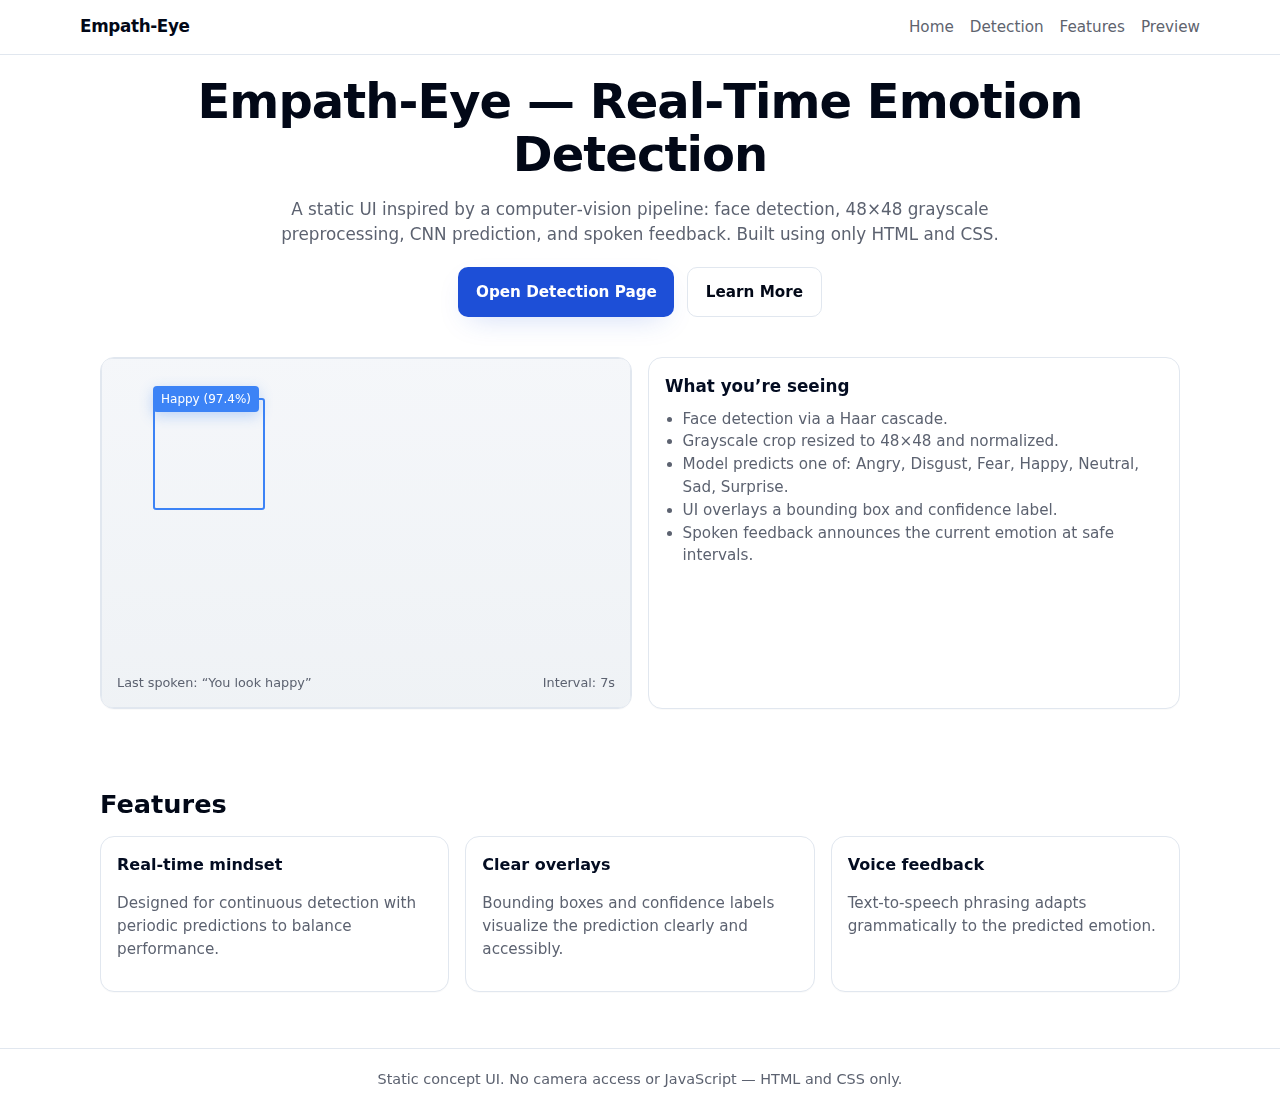
<file: templates/index.html>
<!DOCTYPE html>
<html lang="en">
  <head>
    <meta charset="UTF-8" />
    <meta name="viewport" content="width=device-width, initial-scale=1.0" />

    <title>Empath-Eye: Real‑Time Emotion Detection</title>
    <meta name="description" content="Empath-Eye static demo UI for real-time emotion detection using only HTML and CSS." />
    <meta name="author" content="Lovable" />
    <link rel="canonical" href="/" />

    <meta property="og:title" content="Empath-Eye: Real‑Time Emotion Detection" />
    <meta property="og:description" content="Static UI demo for camera-based emotion detection." />
    <meta property="og:type" content="website" />
    <meta property="og:image" content="https://lovable.dev/opengraph-image-p98pqg.png" />
    <meta property="og:url" content="/" />

    <meta name="twitter:card" content="summary_large_image" />
    <meta name="twitter:title" content="Empath-Eye: Real‑Time Emotion Detection" />
    <meta name="twitter:description" content="Static UI demo for camera-based emotion detection." />
    <meta name="twitter:image" content="https://lovable.dev/opengraph-image-p98pqg.png" />

    <style>
      :root {
        --background: 0 0% 100%;
        --foreground: 222 84% 5%;
        --muted: 214 32% 91%;
        --border: 214 32% 91%;
        --primary: 224 76% 48%;
        --primary-contrast: 0 0% 100%;
        --accent: 217 91% 60%;
        --card: 0 0% 100%;
        --card-foreground: 222 84% 7%;
        --shadow: 0 10px 30px -12px hsl(224 76% 48% / 0.25);
      }
      * { box-sizing: border-box; }
      html, body { height: 100%; }
      body {
        margin: 0;
        color: hsl(var(--foreground));
        background: hsl(var(--background));
        font-family: ui-sans-serif, system-ui, -apple-system, Segoe UI, Roboto, Ubuntu, Cantarell, Noto Sans, Helvetica Neue, Arial, "Apple Color Emoji", "Segoe UI Emoji";
        line-height: 1.5;
      }
      a { color: inherit; text-decoration: none; }
      img { max-width: 100%; display: block; }

      .container { width: 100%; max-width: 1120px; margin: 0 auto; padding: 0 1.25rem; }

      /* Header */
      .site-header { position: sticky; top: 0; background: hsl(var(--background)); border-bottom: 1px solid hsl(var(--border)); z-index: 10; backdrop-filter: saturate(1.1) blur(6px); }
      .nav { display: flex; align-items: center; justify-content: space-between; gap: 1rem; padding: 0.9rem 0; }
      .brand { font-weight: 700; letter-spacing: -0.02em; font-size: 1.05rem; }
      .nav-links { display: flex; gap: 1rem; font-size: 0.95rem; color: hsl(222 8% 40%); }

      /* Link underline animation (story-link) */
      .story-link { position: relative; display: inline-block; }
      .story-link::after {
        content: ""; position: absolute; left: 0; bottom: -2px; height: 2px; width: 100%; background: hsl(var(--primary)); transform: scaleX(0); transform-origin: right; transition: transform 300ms ease;
      }
      .story-link:hover::after { transform: scaleX(1); transform-origin: left; }

      /* Buttons */
      .btn { display: inline-flex; align-items: center; justify-content: center; border-radius: 10px; padding: 0.8rem 1.1rem; font-weight: 600; font-size: 0.95rem; transition: all 220ms ease; cursor: pointer; }
      .btn-primary { background: hsl(var(--primary)); color: hsl(var(--primary-contrast)); box-shadow: var(--shadow); }
      .btn-primary:hover { filter: brightness(1.05); transform: translateY(-1px); }
      .btn-outline { border: 1px solid hsl(var(--border)); background: hsl(var(--background)); }
      .btn-outline:hover { background: hsl(var(--muted)); }

      /* Hero */
      .hero { padding: 4.5rem 0 2rem; text-align: center; }
      .hero h1 { font-size: clamp(2rem, 3vw + 1rem, 3rem); line-height: 1.1; margin: 0; letter-spacing: -0.02em; }
      .hero p { color: hsl(222 10% 40%); font-size: 1.05rem; max-width: 48rem; margin: 1rem auto 0; }
      .hero-actions { display: flex; gap: 0.8rem; justify-content: center; margin-top: 1.25rem; flex-wrap: wrap; }

      /* Cards & layout */
      .grid { display: grid; gap: 1rem; }
      @media (min-width: 768px) { .grid.two { grid-template-columns: 1fr 1fr; } .grid.three { grid-template-columns: repeat(3, 1fr); } }
      .card { background: hsl(var(--card)); color: hsl(var(--card-foreground)); border: 1px solid hsl(var(--border)); border-radius: 14px; box-shadow: 0 1px 0 hsl(0 0% 0% / 0.02); padding: 1rem; transition: transform 180ms ease, box-shadow 180ms ease, border-color 180ms ease; }
      .card:hover { transform: translateY(-2px); box-shadow: 0 12px 30px -14px hsl(224 76% 48% / 0.25); border-color: hsl(var(--accent)); }
      .card h3 { margin: 0; font-size: 1rem; }
      .muted { color: hsl(222 10% 40%); font-size: 0.95rem; }

      /* Preview frame mock */
      .frame { position: relative; height: 18rem; overflow: hidden; }
      @media (min-width: 768px) { .frame { height: 22rem; } }
      .frame .canvas { position: absolute; inset: 0; border-radius: 10px; border: 1px solid hsl(var(--border)); background: linear-gradient(180deg, hsl(216 33% 97%), hsl(210 25% 95%)); }
      .frame .box { position: absolute; left: 3.25rem; top: 2.5rem; width: 7rem; height: 7rem; border: 2px solid hsl(var(--accent)); border-radius: 3px; transition: transform 200ms ease, box-shadow 200ms ease; }
      .frame:hover .box { transform: translateY(-2px); box-shadow: 0 0 0 4px hsl(217 91% 60% / 0.15); }
      .frame .label { position: absolute; left: 3.25rem; top: 2.2rem; transform: translateY(-8px); background: hsl(var(--accent)); color: white; padding: 0.25rem 0.5rem; font-size: 0.75rem; border-radius: 4px; box-shadow: 0 4px 14px hsl(217 91% 60% / 0.3); }
      .frame .stats { position: absolute; left: 1rem; right: 1rem; bottom: 1rem; display: flex; justify-content: space-between; color: hsl(222 10% 40%); font-size: 0.8rem; }

      /* Sections */
      .section { padding: 1.25rem 0; }
      .section-lg { padding: 2.5rem 0; }
      .section-xl { padding: 3.5rem 0; }

      /* Animations */
      @keyframes fade-in { 0% { opacity: 0; transform: translateY(10px); } 100% { opacity: 1; transform: translateY(0); } }
      @keyframes fade-out { 0% { opacity: 1; transform: translateY(0); } 100% { opacity: 0; transform: translateY(10px); } }
      @keyframes scale-in { 0% { transform: scale(0.95); opacity: 0; } 100% { transform: scale(1); opacity: 1; } }
      @keyframes scale-out { 0% { transform: scale(1); opacity: 1; } 100% { transform: scale(0.95); opacity: 0; } }
      @keyframes slide-in-right { 0% { transform: translateX(100%); } 100% { transform: translateX(0); } }
      @keyframes slide-out-right { 0% { transform: translateX(0); } 100% { transform: translateX(100%); } }

      .animate-fade-in { animation: fade-in 0.3s ease-out both; }
      .hover-scale { transition: transform 200ms ease; }
      .hover-scale:hover { transform: scale(1.05); }

      /* Footer */
      .site-footer { border-top: 1px solid hsl(var(--border)); color: hsl(222 10% 40%); font-size: 0.9rem; }

      /* Accessibility helpers */
      .sr-only { position: absolute; width: 1px; height: 1px; padding: 0; margin: -1px; overflow: hidden; clip: rect(0, 0, 0, 0); white-space: nowrap; border: 0; }
    </style>
  </head>

  <body>
    <a class="sr-only" href="#main">Skip to main content</a>

    <header class="site-header" role="banner">
      <div class="container nav">
        <div class="brand">Empath‑Eye</div>
        <nav aria-label="Primary">
          <div class="nav-links">
            <a class="story-link" href="/">Home</a>
            <a class="story-link" href="/detection.html">Detection</a>
            <a class="story-link" href="#features">Features</a>
            <a class="story-link" href="#preview">Preview</a>
          </div>
        </nav>
      </div>
    </header>

    <main id="main" role="main">
      <section class="hero animate-fade-in section">
        <div class="container">
          <h1>Empath‑Eye — Real‑Time Emotion Detection</h1>
          <p>
            A static UI inspired by a computer‑vision pipeline: face detection, 48×48 grayscale preprocessing,
            CNN prediction, and spoken feedback. Built using only HTML and CSS.
          </p>
          <div class="hero-actions">
            <a class="btn btn-primary hover-scale" href="/detection.html" aria-label="Open detection page">Open Detection Page</a>
            <a class="btn btn-outline hover-scale" href="#features" aria-label="Learn more about features">Learn More</a>
          </div>
        </div>
      </section>

      <section id="preview" class="section">
        <div class="container grid two" aria-label="Static preview of the app UI">
          <article class="card frame" aria-label="Camera frame mock">
            <div class="canvas" aria-hidden="true"></div>
            <div class="box" aria-hidden="true"></div>
            <div class="label" aria-hidden="true">Happy (97.4%)</div>
            <div class="stats" aria-hidden="true">
              <span>Last spoken: “You look happy”</span>
              <span>Interval: 7s</span>
            </div>
          </article>

          <aside class="card" aria-label="Explanation">
            <h2 style="margin: 0 0 .35rem 0; font-size: 1.05rem;">What you’re seeing</h2>
            <ul class="muted" style="margin: .5rem 0 0 0; padding-left: 1.1rem;">
              <li>Face detection via a Haar cascade.</li>
              <li>Grayscale crop resized to 48×48 and normalized.</li>
              <li>Model predicts one of: Angry, Disgust, Fear, Happy, Neutral, Sad, Surprise.</li>
              <li>UI overlays a bounding box and confidence label.</li>
              <li>Spoken feedback announces the current emotion at safe intervals.</li>
            </ul>
          </aside>
        </div>
      </section>

      <section id="features" class="section-xl" aria-labelledby="features-title">
        <div class="container">
          <h2 id="features-title" style="font-size: 1.6rem; margin: 0 0 .75rem 0;">Features</h2>
          <div class="grid three">
            <article class="card">
              <h3>Real‑time mindset</h3>
              <p class="muted">Designed for continuous detection with periodic predictions to balance performance.</p>
            </article>
            <article class="card">
              <h3>Clear overlays</h3>
              <p class="muted">Bounding boxes and confidence labels visualize the prediction clearly and accessibly.</p>
            </article>
            <article class="card">
              <h3>Voice feedback</h3>
              <p class="muted">Text‑to‑speech phrasing adapts grammatically to the predicted emotion.</p>
            </article>
          </div>
        </div>
      </section>
    </main>

    <footer class="site-footer section">
      <div class="container" style="text-align: center;">Static concept UI. No camera access or JavaScript — HTML and CSS only.</div>
    </footer>
  </body>
</html>
</file>
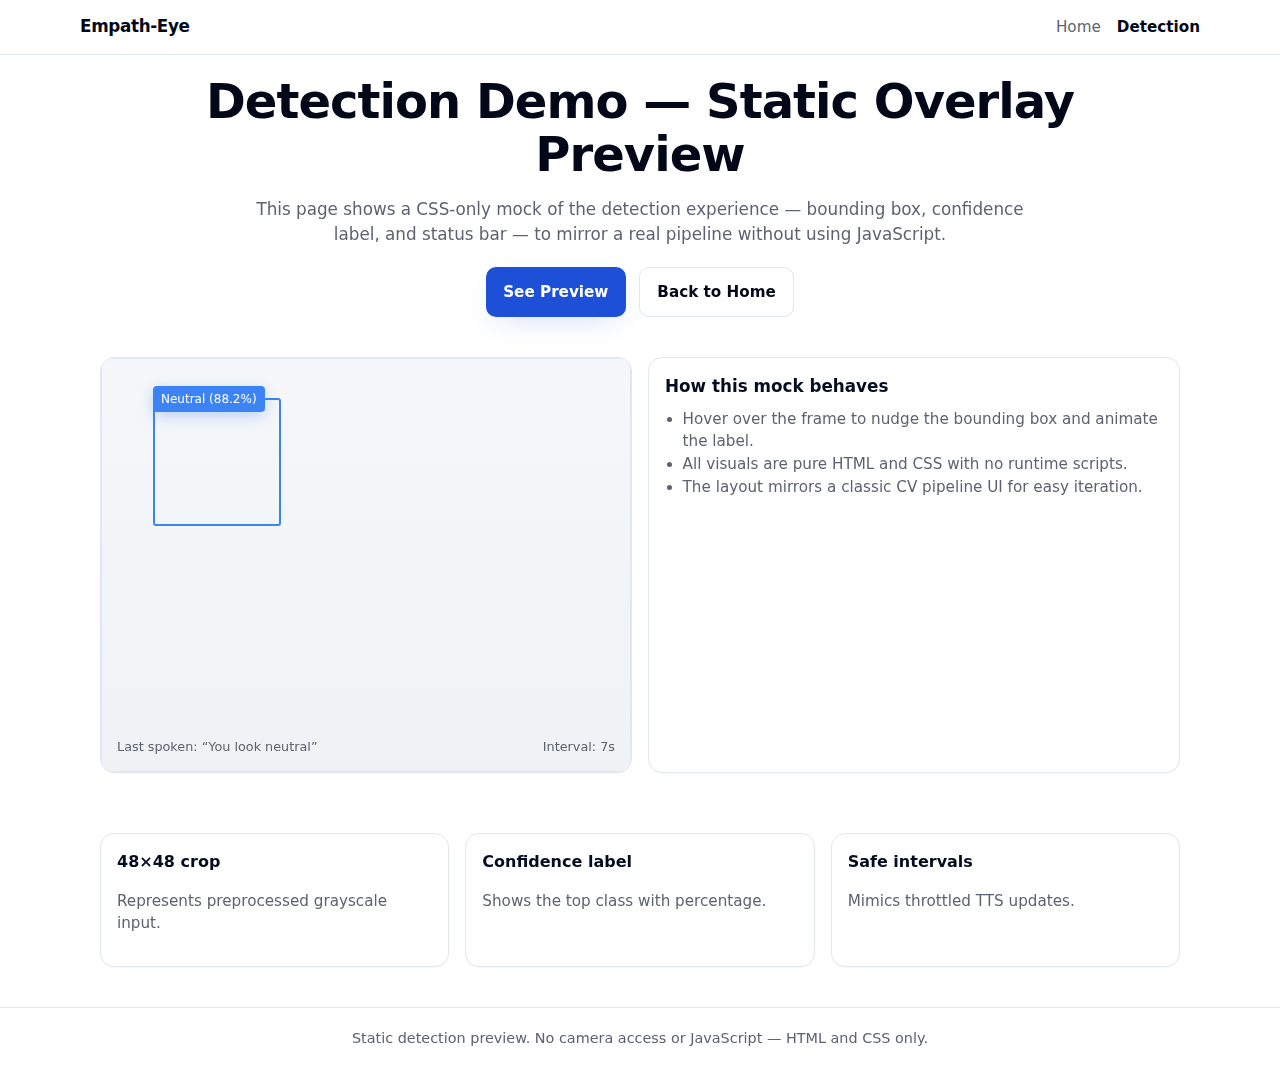
<file: templates/detect.html>
<!DOCTYPE html>
<html lang="en">
  <head>
    <meta charset="UTF-8" />
    <meta name="viewport" content="width=device-width, initial-scale=1.0" />

    <title>Empath‑Eye Detection: Static Emotion Detection</title>
    <meta name="description" content="Empath‑Eye detection page: a static, interactive mock of real‑time emotion detection using only HTML and CSS." />
    <meta name="author" content="Lovable" />
    <link rel="canonical" href="/detect.html" />

    <meta property="og:title" content="Empath‑Eye Detection: Static Emotion Detection" />
    <meta property="og:description" content="Explore the static mock of camera‑based emotion detection with animated overlays." />
    <meta property="og:type" content="website" />
    <meta property="og:image" content="https://lovable.dev/opengraph-image-p98pqg.png" />
    <meta property="og:url" content="/detect.html" />

    <meta name="twitter:card" content="summary_large_image" />
    <meta name="twitter:title" content="Empath‑Eye Detection: Static Emotion Detection" />
    <meta name="twitter:description" content="Static mock with hover‑interactive overlays and labels." />
    <meta name="twitter:image" content="https://lovable.dev/opengraph-image-p98pqg.png" />

    <script type="application/ld+json">
    {
      "@context": "https://schema.org",
      "@type": "WebPage",
      "name": "Empath‑Eye Detection",
      "url": "/detect.html",
      "description": "Static, interactive mock of real‑time emotion detection using only HTML and CSS."
    }
    </script>

    <style>
      :root {
        --background: 0 0% 100%;
        --foreground: 222 84% 5%;
        --muted: 214 32% 91%;
        --border: 214 32% 91%;
        --primary: 224 76% 48%;
        --primary-contrast: 0 0% 100%;
        --accent: 217 91% 60%;
        --card: 0 0% 100%;
        --card-foreground: 222 84% 7%;
        --shadow: 0 10px 30px -12px hsl(224 76% 48% / 0.25);
      }
      * { box-sizing: border-box; }
      html, body { height: 100%; }
      body {
        margin: 0;
        color: hsl(var(--foreground));
        background: hsl(var(--background));
        font-family: ui-sans-serif, system-ui, -apple-system, Segoe UI, Roboto, Ubuntu, Cantarell, Noto Sans, Helvetica Neue, Arial, "Apple Color Emoji", "Segoe UI Emoji";
        line-height: 1.5;
      }
      a { color: inherit; text-decoration: none; }
      img { max-width: 100%; display: block; }

      .container { width: 100%; max-width: 1120px; margin: 0 auto; padding: 0 1.25rem; }

      /* Header */
      .site-header { position: sticky; top: 0; background: hsl(var(--background)); border-bottom: 1px solid hsl(var(--border)); z-index: 10; backdrop-filter: saturate(1.1) blur(6px); }
      .nav { display: flex; align-items: center; justify-content: space-between; gap: 1rem; padding: 0.9rem 0; }
      .brand { font-weight: 700; letter-spacing: -0.02em; font-size: 1.05rem; }
      .nav-links { display: flex; gap: 1rem; font-size: 0.95rem; color: hsl(222 8% 40%); }
      .nav-links a[aria-current="page"] { font-weight: 700; color: hsl(var(--foreground)); }

      /* Link underline animation */
      .story-link { position: relative; display: inline-block; }
      .story-link::after { content: ""; position: absolute; left: 0; bottom: -2px; height: 2px; width: 100%; background: hsl(var(--primary)); transform: scaleX(0); transform-origin: right; transition: transform 300ms ease; }
      .story-link:hover::after { transform: scaleX(1); transform-origin: left; }

      /* Buttons */
      .btn { display: inline-flex; align-items: center; justify-content: center; border-radius: 10px; padding: 0.8rem 1.1rem; font-weight: 600; font-size: 0.95rem; transition: all 220ms ease; cursor: pointer; }
      .btn-primary { background: hsl(var(--primary)); color: hsl(var(--primary-contrast)); box-shadow: var(--shadow); }
      .btn-primary:hover { filter: brightness(1.05); transform: translateY(-1px); }
      .btn-outline { border: 1px solid hsl(var(--border)); background: hsl(var(--background)); }
      .btn-outline:hover { background: hsl(var(--muted)); }

      /* Hero */
      .hero { padding: 4.5rem 0 2rem; text-align: center; }
      .hero h1 { font-size: clamp(2rem, 3vw + 1rem, 3rem); line-height: 1.1; margin: 0; letter-spacing: -0.02em; }
      .hero p { color: hsl(222 10% 40%); font-size: 1.05rem; max-width: 48rem; margin: 1rem auto 0; }
      .hero-actions { display: flex; gap: 0.8rem; justify-content: center; margin-top: 1.25rem; flex-wrap: wrap; }

      /* Grid & cards */
      .grid { display: grid; gap: 1rem; }
      @media (min-width: 768px) { .grid.two { grid-template-columns: 1fr 1fr; } .grid.three { grid-template-columns: repeat(3, 1fr); } }
      .card { background: hsl(var(--card)); color: hsl(var(--card-foreground)); border: 1px solid hsl(var(--border)); border-radius: 14px; box-shadow: 0 1px 0 hsl(0 0% 0% / 0.02); padding: 1rem; transition: transform 180ms ease, box-shadow 180ms ease, border-color 180ms ease; }
      .card:hover { transform: translateY(-2px); box-shadow: 0 12px 30px -14px hsl(224 76% 48% / 0.25); border-color: hsl(var(--accent)); }
      .card h3 { margin: 0; font-size: 1rem; }
      .muted { color: hsl(222 10% 40%); font-size: 0.95rem; }

      /* Frame mock */
      .frame { position: relative; height: 22rem; overflow: hidden; }
      @media (min-width: 768px) { .frame { height: 26rem; } }
      .frame .canvas { position: absolute; inset: 0; border-radius: 10px; border: 1px solid hsl(var(--border)); background: linear-gradient(180deg, hsl(216 33% 97%), hsl(210 25% 95%)); }
      .frame .box { position: absolute; left: 3.25rem; top: 2.5rem; width: 8rem; height: 8rem; border: 2px solid hsl(var(--accent)); border-radius: 3px; transition: transform 200ms ease, box-shadow 200ms ease; }
      .frame:hover .box { transform: translate(6px, -4px); box-shadow: 0 0 0 6px hsl(217 91% 60% / 0.15); }
      .frame .label { position: absolute; left: 3.25rem; top: 2.2rem; transform: translateY(-8px); background: hsl(var(--accent)); color: white; padding: 0.25rem 0.5rem; font-size: 0.75rem; border-radius: 4px; box-shadow: 0 4px 14px hsl(217 91% 60% / 0.3); }
      .frame:hover .label { animation: bounce 700ms ease; }
      .frame .stats { position: absolute; left: 1rem; right: 1rem; bottom: 1rem; display: flex; justify-content: space-between; color: hsl(222 10% 40%); font-size: 0.8rem; }

      /* Sections */
      .section { padding: 1.25rem 0; }
      .section-lg { padding: 2.5rem 0; }

      /* Animations */
      @keyframes fade-in { 0% { opacity: 0; transform: translateY(10px); } 100% { opacity: 1; transform: translateY(0); } }
      @keyframes bounce { 0%, 100% { transform: translateY(-8px); } 50% { transform: translateY(-2px); } }

      .animate-fade-in { animation: fade-in 0.3s ease-out both; }
      .hover-scale { transition: transform 200ms ease; }
      .hover-scale:hover { transform: scale(1.05); }

      /* Footer */
      .site-footer { border-top: 1px solid hsl(var(--border)); color: hsl(222 10% 40%); font-size: 0.9rem; }

      /* SR only */
      .sr-only { position: absolute; width: 1px; height: 1px; padding: 0; margin: -1px; overflow: hidden; clip: rect(0, 0, 0, 0); white-space: nowrap; border: 0; }
    </style>
  </head>

  <body>
    <a class="sr-only" href="#main">Skip to main content</a>

    <header class="site-header" role="banner">
      <div class="container nav">
        <div class="brand">Empath‑Eye</div>
        <nav aria-label="Primary">
          <div class="nav-links">
            <a class="story-link" href="/">Home</a>
            <a class="story-link" href="/detect.html" aria-current="page">Detection</a>
          </div>
        </nav>
      </div>
    </header>

    <main id="main" role="main">
      <section class="hero animate-fade-in section">
        <div class="container">
          <h1>Detection Demo — Static Overlay Preview</h1>
          <p>
            This page shows a CSS‑only mock of the detection experience — bounding box, confidence label,
            and status bar — to mirror a real pipeline without using JavaScript.
          </p>
          <div class="hero-actions">
            <a class="btn btn-primary hover-scale" href="#preview" aria-label="Jump to static preview">See Preview</a>
            <a class="btn btn-outline hover-scale" href="/" aria-label="Back to homepage">Back to Home</a>
          </div>
        </div>
      </section>

      <section id="preview" class="section">
        <div class="container grid two" aria-label="Static detection preview">
          <article class="card frame" aria-label="Camera frame mock">
            <div class="canvas" aria-hidden="true"></div>
            <div class="box" aria-hidden="true"></div>
            <div class="label" aria-hidden="true">Neutral (88.2%)</div>
            <div class="stats" aria-hidden="true">
              <span>Last spoken: “You look neutral”</span>
              <span>Interval: 7s</span>
            </div>
          </article>

          <aside class="card" aria-label="How it works">
            <h2 style="margin: 0 0 .35rem 0; font-size: 1.05rem;">How this mock behaves</h2>
            <ul class="muted" style="margin: .5rem 0 0 0; padding-left: 1.1rem;">
              <li>Hover over the frame to nudge the bounding box and animate the label.</li>
              <li>All visuals are pure HTML and CSS with no runtime scripts.</li>
              <li>The layout mirrors a classic CV pipeline UI for easy iteration.</li>
            </ul>
          </aside>
        </div>
      </section>

      <section class="section-lg" aria-labelledby="notes-title">
        <div class="container grid three">
          <article class="card"><h3>48×48 crop</h3><p class="muted">Represents preprocessed grayscale input.</p></article>
          <article class="card"><h3>Confidence label</h3><p class="muted">Shows the top class with percentage.</p></article>
          <article class="card"><h3>Safe intervals</h3><p class="muted">Mimics throttled TTS updates.</p></article>
        </div>
      </section>
    </main>

    <footer class="site-footer section">
      <div class="container" style="text-align: center;">Static detection preview. No camera access or JavaScript — HTML and CSS only.</div>
    </footer>
  </body>
</html>
</file>
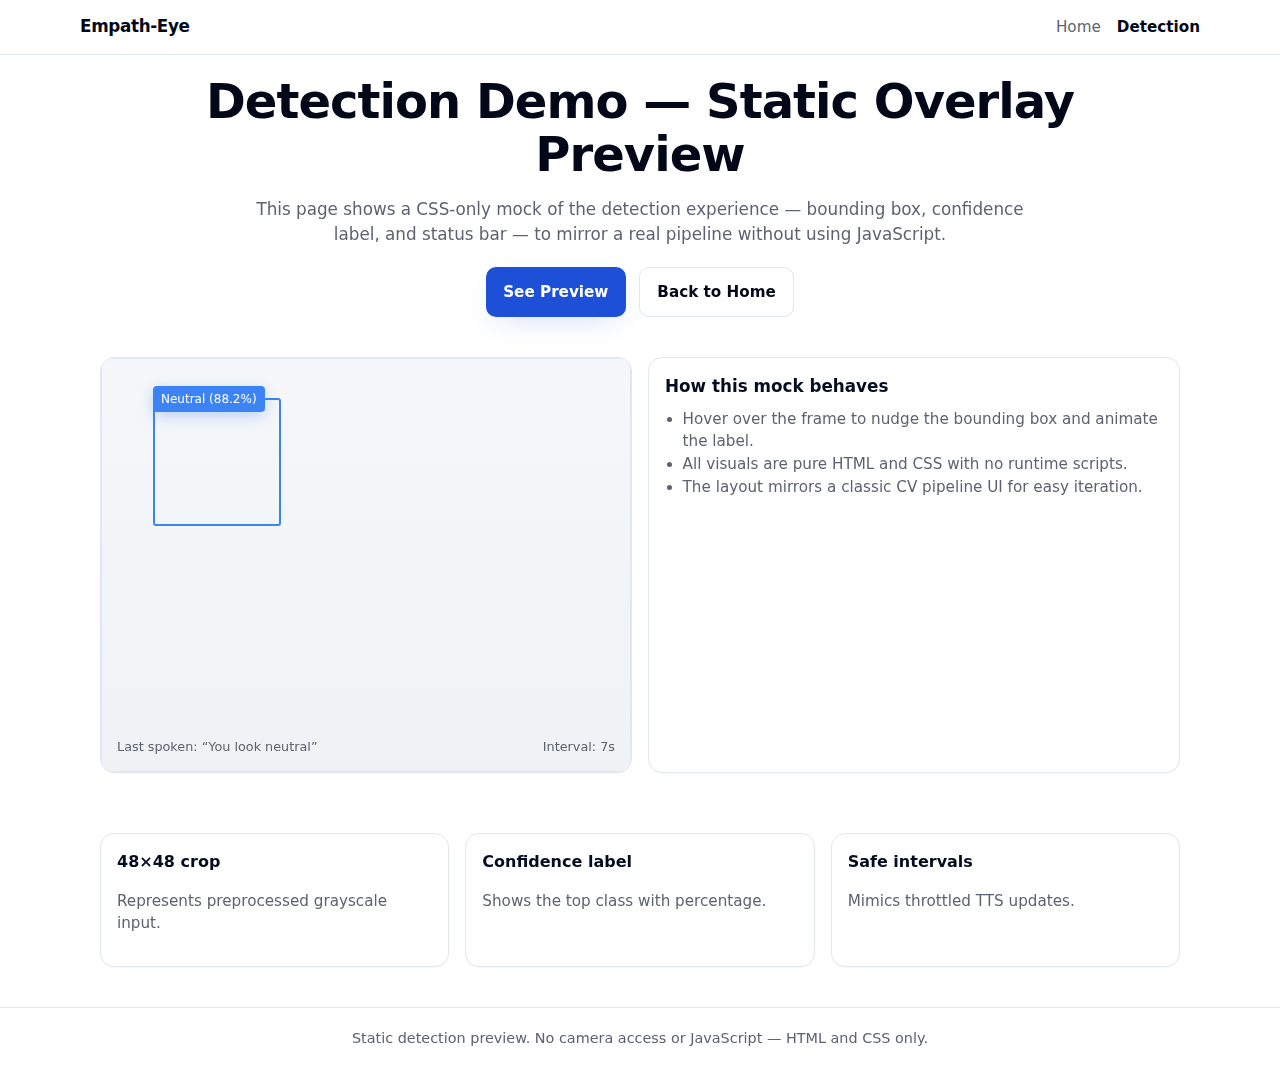
<file: templates/detection.html>
<!DOCTYPE html>
<html lang="en">
  <head>
    <meta charset="UTF-8" />
    <meta name="viewport" content="width=device-width, initial-scale=1.0" />

    <title>Empath‑Eye Detection: Static Emotion Detection</title>
    <meta name="description" content="Empath‑Eye detection page: a static, interactive mock of real‑time emotion detection using only HTML and CSS." />
    <meta name="author" content="Lovable" />
    <link rel="canonical" href="/detection.html" />

    <meta property="og:title" content="Empath‑Eye Detection: Static Emotion Detection" />
    <meta property="og:description" content="Explore the static mock of camera‑based emotion detection with animated overlays." />
    <meta property="og:type" content="website" />
    <meta property="og:image" content="https://lovable.dev/opengraph-image-p98pqg.png" />
    <meta property="og:url" content="/detection.html" />

    <meta name="twitter:card" content="summary_large_image" />
    <meta name="twitter:title" content="Empath‑Eye Detection: Static Emotion Detection" />
    <meta name="twitter:description" content="Static mock with hover‑interactive overlays and labels." />
    <meta name="twitter:image" content="https://lovable.dev/opengraph-image-p98pqg.png" />

    <script type="application/ld+json">
    {
      "@context": "https://schema.org",
      "@type": "WebPage",
      "name": "Empath‑Eye Detection",
      "url": "/detection.html",
      "description": "Static, interactive mock of real‑time emotion detection using only HTML and CSS."
    }
    </script>

    <style>
      :root {
        --background: 0 0% 100%;
        --foreground: 222 84% 5%;
        --muted: 214 32% 91%;
        --border: 214 32% 91%;
        --primary: 224 76% 48%;
        --primary-contrast: 0 0% 100%;
        --accent: 217 91% 60%;
        --card: 0 0% 100%;
        --card-foreground: 222 84% 7%;
        --shadow: 0 10px 30px -12px hsl(224 76% 48% / 0.25);
      }
      * { box-sizing: border-box; }
      html, body { height: 100%; }
      body {
        margin: 0;
        color: hsl(var(--foreground));
        background: hsl(var(--background));
        font-family: ui-sans-serif, system-ui, -apple-system, Segoe UI, Roboto, Ubuntu, Cantarell, Noto Sans, Helvetica Neue, Arial, "Apple Color Emoji", "Segoe UI Emoji";
        line-height: 1.5;
      }
      a { color: inherit; text-decoration: none; }
      img { max-width: 100%; display: block; }

      .container { width: 100%; max-width: 1120px; margin: 0 auto; padding: 0 1.25rem; }

      /* Header */
      .site-header { position: sticky; top: 0; background: hsl(var(--background)); border-bottom: 1px solid hsl(var(--border)); z-index: 10; backdrop-filter: saturate(1.1) blur(6px); }
      .nav { display: flex; align-items: center; justify-content: space-between; gap: 1rem; padding: 0.9rem 0; }
      .brand { font-weight: 700; letter-spacing: -0.02em; font-size: 1.05rem; }
      .nav-links { display: flex; gap: 1rem; font-size: 0.95rem; color: hsl(222 8% 40%); }
      .nav-links a[aria-current="page"] { font-weight: 700; color: hsl(var(--foreground)); }

      /* Link underline animation */
      .story-link { position: relative; display: inline-block; }
      .story-link::after { content: ""; position: absolute; left: 0; bottom: -2px; height: 2px; width: 100%; background: hsl(var(--primary)); transform: scaleX(0); transform-origin: right; transition: transform 300ms ease; }
      .story-link:hover::after { transform: scaleX(1); transform-origin: left; }

      /* Buttons */
      .btn { display: inline-flex; align-items: center; justify-content: center; border-radius: 10px; padding: 0.8rem 1.1rem; font-weight: 600; font-size: 0.95rem; transition: all 220ms ease; cursor: pointer; }
      .btn-primary { background: hsl(var(--primary)); color: hsl(var(--primary-contrast)); box-shadow: var(--shadow); }
      .btn-primary:hover { filter: brightness(1.05); transform: translateY(-1px); }
      .btn-outline { border: 1px solid hsl(var(--border)); background: hsl(var(--background)); }
      .btn-outline:hover { background: hsl(var(--muted)); }

      /* Hero */
      .hero { padding: 4.5rem 0 2rem; text-align: center; }
      .hero h1 { font-size: clamp(2rem, 3vw + 1rem, 3rem); line-height: 1.1; margin: 0; letter-spacing: -0.02em; }
      .hero p { color: hsl(222 10% 40%); font-size: 1.05rem; max-width: 48rem; margin: 1rem auto 0; }
      .hero-actions { display: flex; gap: 0.8rem; justify-content: center; margin-top: 1.25rem; flex-wrap: wrap; }

      /* Grid & cards */
      .grid { display: grid; gap: 1rem; }
      @media (min-width: 768px) { .grid.two { grid-template-columns: 1fr 1fr; } .grid.three { grid-template-columns: repeat(3, 1fr); } }
      .card { background: hsl(var(--card)); color: hsl(var(--card-foreground)); border: 1px solid hsl(var(--border)); border-radius: 14px; box-shadow: 0 1px 0 hsl(0 0% 0% / 0.02); padding: 1rem; transition: transform 180ms ease, box-shadow 180ms ease, border-color 180ms ease; }
      .card:hover { transform: translateY(-2px); box-shadow: 0 12px 30px -14px hsl(224 76% 48% / 0.25); border-color: hsl(var(--accent)); }
      .card h3 { margin: 0; font-size: 1rem; }
      .muted { color: hsl(222 10% 40%); font-size: 0.95rem; }

      /* Frame mock */
      .frame { position: relative; height: 22rem; overflow: hidden; }
      @media (min-width: 768px) { .frame { height: 26rem; } }
      .frame .canvas { position: absolute; inset: 0; border-radius: 10px; border: 1px solid hsl(var(--border)); background: linear-gradient(180deg, hsl(216 33% 97%), hsl(210 25% 95%)); }
      .frame .box { position: absolute; left: 3.25rem; top: 2.5rem; width: 8rem; height: 8rem; border: 2px solid hsl(var(--accent)); border-radius: 3px; transition: transform 200ms ease, box-shadow 200ms ease; }
      .frame:hover .box { transform: translate(6px, -4px); box-shadow: 0 0 0 6px hsl(217 91% 60% / 0.15); }
      .frame .label { position: absolute; left: 3.25rem; top: 2.2rem; transform: translateY(-8px); background: hsl(var(--accent)); color: white; padding: 0.25rem 0.5rem; font-size: 0.75rem; border-radius: 4px; box-shadow: 0 4px 14px hsl(217 91% 60% / 0.3); }
      .frame:hover .label { animation: bounce 700ms ease; }
      .frame .stats { position: absolute; left: 1rem; right: 1rem; bottom: 1rem; display: flex; justify-content: space-between; color: hsl(222 10% 40%); font-size: 0.8rem; }

      /* Sections */
      .section { padding: 1.25rem 0; }
      .section-lg { padding: 2.5rem 0; }

      /* Animations */
      @keyframes fade-in { 0% { opacity: 0; transform: translateY(10px); } 100% { opacity: 1; transform: translateY(0); } }
      @keyframes bounce { 0%, 100% { transform: translateY(-8px); } 50% { transform: translateY(-2px); } }

      .animate-fade-in { animation: fade-in 0.3s ease-out both; }
      .hover-scale { transition: transform 200ms ease; }
      .hover-scale:hover { transform: scale(1.05); }

      /* Footer */
      .site-footer { border-top: 1px solid hsl(var(--border)); color: hsl(222 10% 40%); font-size: 0.9rem; }

      /* SR only */
      .sr-only { position: absolute; width: 1px; height: 1px; padding: 0; margin: -1px; overflow: hidden; clip: rect(0, 0, 0, 0); white-space: nowrap; border: 0; }
    </style>
  </head>

  <body>
    <a class="sr-only" href="#main">Skip to main content</a>

    <header class="site-header" role="banner">
      <div class="container nav">
        <div class="brand">Empath‑Eye</div>
        <nav aria-label="Primary">
          <div class="nav-links">
            <a class="story-link" href="/">Home</a>
            <a class="story-link" href="/detection.html" aria-current="page">Detection</a>
          </div>
        </nav>
      </div>
    </header>

    <main id="main" role="main">
      <section class="hero animate-fade-in section">
        <div class="container">
          <h1>Detection Demo — Static Overlay Preview</h1>
          <p>
            This page shows a CSS‑only mock of the detection experience — bounding box, confidence label,
            and status bar — to mirror a real pipeline without using JavaScript.
          </p>
          <div class="hero-actions">
            <a class="btn btn-primary hover-scale" href="#preview" aria-label="Jump to static preview">See Preview</a>
            <a class="btn btn-outline hover-scale" href="/" aria-label="Back to homepage">Back to Home</a>
          </div>
        </div>
      </section>

      <section id="preview" class="section">
        <div class="container grid two" aria-label="Static detection preview">
          <article class="card frame" aria-label="Camera frame mock">
            <div class="canvas" aria-hidden="true"></div>
            <div class="box" aria-hidden="true"></div>
            <div class="label" aria-hidden="true">Neutral (88.2%)</div>
            <div class="stats" aria-hidden="true">
              <span>Last spoken: “You look neutral”</span>
              <span>Interval: 7s</span>
            </div>
          </article>

          <aside class="card" aria-label="How it works">
            <h2 style="margin: 0 0 .35rem 0; font-size: 1.05rem;">How this mock behaves</h2>
            <ul class="muted" style="margin: .5rem 0 0 0; padding-left: 1.1rem;">
              <li>Hover over the frame to nudge the bounding box and animate the label.</li>
              <li>All visuals are pure HTML and CSS with no runtime scripts.</li>
              <li>The layout mirrors a classic CV pipeline UI for easy iteration.</li>
            </ul>
          </aside>
        </div>
      </section>

      <section class="section-lg" aria-labelledby="notes-title">
        <div class="container grid three">
          <article class="card"><h3>48×48 crop</h3><p class="muted">Represents preprocessed grayscale input.</p></article>
          <article class="card"><h3>Confidence label</h3><p class="muted">Shows the top class with percentage.</p></article>
          <article class="card"><h3>Safe intervals</h3><p class="muted">Mimics throttled TTS updates.</p></article>
        </div>
      </section>
    </main>

    <footer class="site-footer section">
      <div class="container" style="text-align: center;">Static detection preview. No camera access or JavaScript — HTML and CSS only.</div>
    </footer>
  </body>
</html>
</file>
